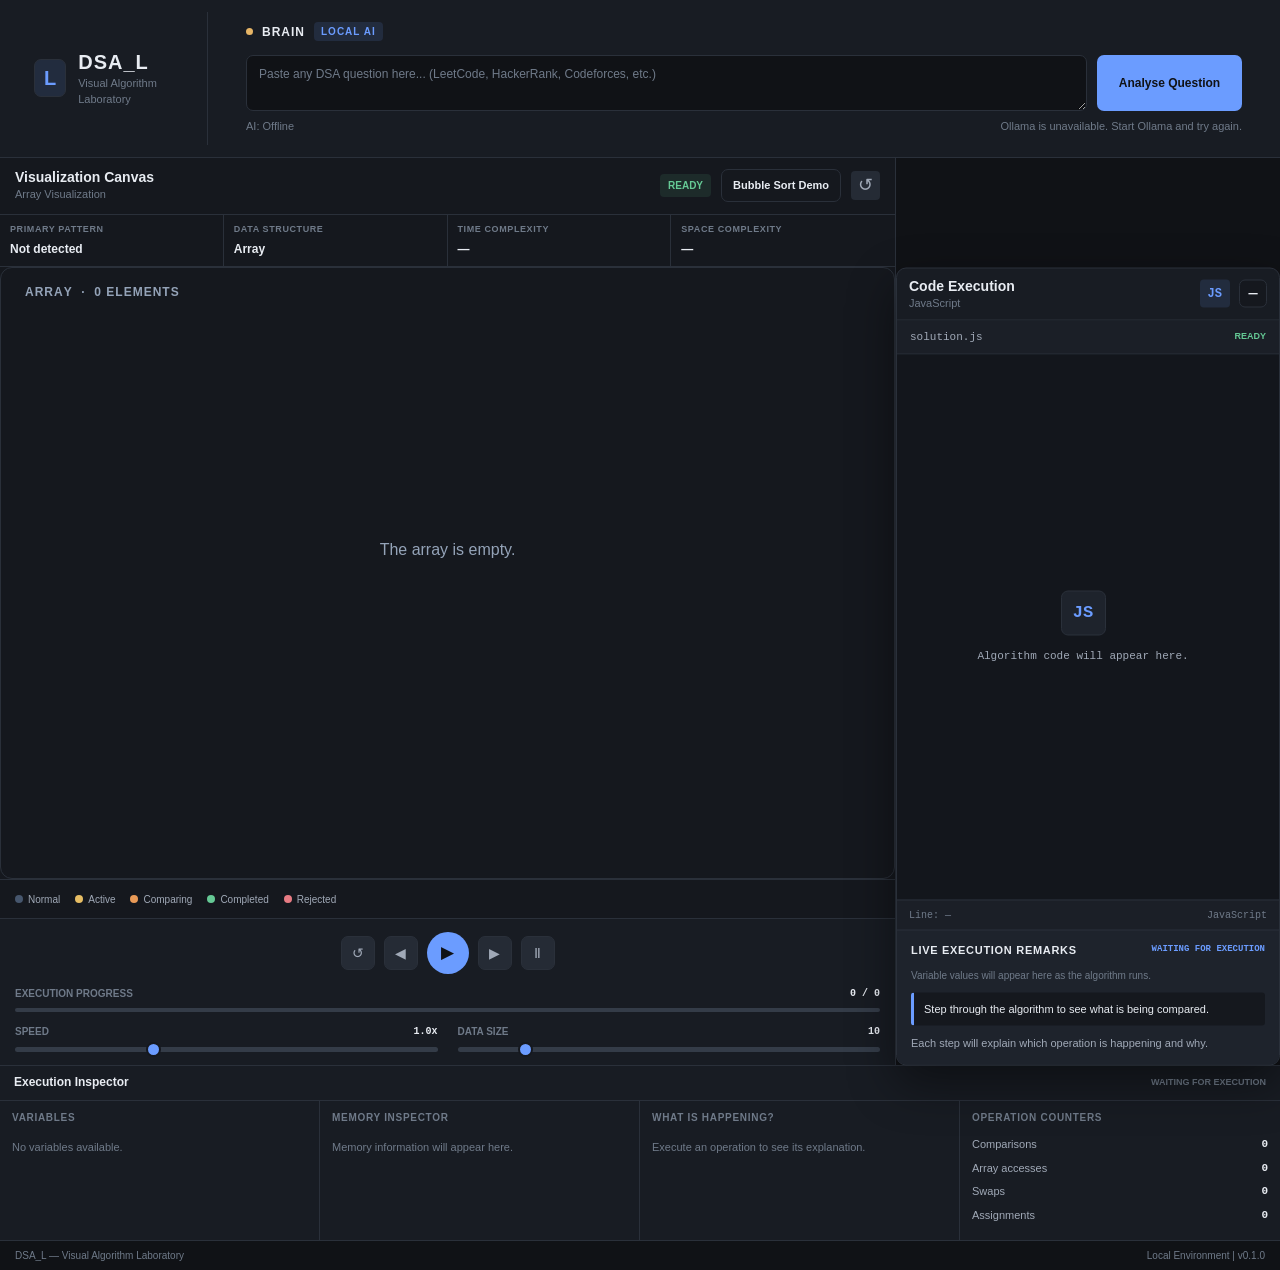
<file: index.html>
<!doctype html>
<html lang="en">
  <head>
    <meta charset="UTF-8" />
    <meta name="viewport" content="width=device-width, initial-scale=1.0" />

    <meta
      name="description"
      content="DSA_L - An interactive visual learning laboratory for data structures and algorithms."
    />

    <title>DSA_L | Visual Algorithm Laboratory</title>

    <!-- Stylesheets -->
    <link rel="stylesheet" href="css/theme.css" />
    <link rel="stylesheet" href="css/base.css" />
    <link rel="stylesheet" href="css/layout.css" />
    <link rel="stylesheet" href="css/animations.css" />
    <link rel="stylesheet" href="css/components/array-visualizer.css" />
    <link rel="stylesheet" href="css/components/ai-analysis.css" />
    <link rel="stylesheet" href="css/components/playground-ui.css" />
  </head>

  <body>
    <div class="app-container">
      <!-- =========================================
             TOP: BRAIN / QUESTION ANALYSER
        ========================================== -->

      <header class="brain-header">
        <div class="brand">
          <div class="brand-icon">L</div>

          <div class="brand-info">
            <h1>DSA_L</h1>
            <span>Visual Algorithm Laboratory</span>
          </div>
        </div>

        <div class="brain-workspace">
          <div class="brain-title">
            <span class="status-indicator"></span>
            <span>BRAIN</span>
            <span class="brain-model">LOCAL AI</span>
          </div>

          <div class="question-input-wrapper">
            <textarea
              id="questionInput"
              placeholder="Paste any DSA question here... (LeetCode, HackerRank, Codeforces, etc.)"
              rows="2"
            ></textarea>

            <button id="analyseButton" type="button">Analyse Question</button>
          </div>

          <div class="brain-status">
            <span id="aiStatus">AI: Not connected</span>
            <span id="analysisStatus">Waiting for a question</span>
          </div>
        </div>
      </header>

      <!-- =========================================
             MAIN APPLICATION WORKSPACE
        ========================================== -->

      <main class="main-workspace">
        <!-- LEFT: NAVIGATION SIDEBAR -->

        <aside class="sidebar">
          <div class="sidebar-section">
            <div class="sidebar-heading">DATA STRUCTURES</div>

            <nav id="structureNavigation">
              <button class="nav-item active" data-structure="array">
                <span class="nav-icon">▦</span>
                <span>Arrays</span>
              </button>

              <button class="nav-item" data-structure="hashmap">
                <span class="nav-icon">▤</span>
                <span>HashMaps</span>
              </button>

              <button class="nav-item" data-structure="linked-list">
                <span class="nav-icon">⇢</span>
                <span>Linked Lists</span>
              </button>

              <button class="nav-item" data-structure="stack">
                <span class="nav-icon">▤</span>
                <span>Stacks</span>
              </button>

              <button class="nav-item" data-structure="queue">
                <span class="nav-icon">⇥</span>
                <span>Queues</span>
              </button>

              <button class="nav-item" data-structure="tree">
                <span class="nav-icon">⑂</span>
                <span>Trees</span>
              </button>

              <button class="nav-item" data-structure="heap">
                <span class="nav-icon">⌑</span>
                <span>Heaps</span>
              </button>

              <button class="nav-item" data-structure="graph">
                <span class="nav-icon">◎</span>
                <span>Graphs</span>
              </button>

              <button class="nav-item" data-structure="matrix">
                <span class="nav-icon">▦</span>
                <span>Matrices</span>
              </button>

              <button class="nav-item" data-structure="trie">
                <span class="nav-icon">⑃</span>
                <span>Tries</span>
              </button>
            </nav>
          </div>

          <div class="sidebar-section">
            <div class="sidebar-heading">LEARNING</div>

            <nav>
              <button class="nav-item" data-section="patterns">
                <span class="nav-icon">◇</span>
                <span>Patterns</span>
              </button>

              <button class="nav-item" data-section="recursion">
                <span class="nav-icon">↻</span>
                <span>Recursion</span>
              </button>

              <button class="nav-item" data-section="dynamic-programming">
                <span class="nav-icon">▧</span>
                <span>Dynamic Programming</span>
              </button>

              <button class="nav-item" data-section="training">
                <span class="nav-icon">◎</span>
                <span>Pattern Training</span>
              </button>
            </nav>
          </div>

          <div class="sidebar-footer">
            <span class="version-label">DSA_L</span>
            <span class="version-number">v0.1.0</span>
          </div>
        </aside>

        <!-- CENTRE: VISUALIZATION CANVAS -->

        <section class="visualization-section">
          <div class="panel-header">
            <div>
              <h2>Visualization Canvas</h2>
              <span id="visualizationSubtitle"> Array Visualization </span>
            </div>

            <div class="canvas-actions">
              <span class="execution-status" id="executionStatus"> READY </span>

              <button
                id="runBubbleSortButton"
                class="demo-button"
                type="button"
                title="Load deterministic Bubble Sort demonstration"
              >
                Bubble Sort Demo
              </button>
              <button
                id="resetCanvasButton"
                type="button"
                title="Reset visualization"
              >
                ↺
              </button>
            </div>
          </div>

          <!-- AI ANALYSIS SUMMARY -->

          <div class="analysis-summary" id="analysisSummary">
            <div class="analysis-item">
              <span>PRIMARY PATTERN</span>
              <strong id="primaryPattern">Not detected</strong>
            </div>

            <div class="analysis-item">
              <span>DATA STRUCTURE</span>
              <strong id="detectedStructure">Array</strong>
            </div>

            <div class="analysis-item">
              <span>TIME COMPLEXITY</span>
              <strong id="timeComplexity">—</strong>
            </div>

            <div class="analysis-item">
              <span>SPACE COMPLEXITY</span>
              <strong id="spaceComplexity">—</strong>
            </div>
          </div>

          <!-- AI ANALYSIS RESULTS -->

          <section id="aiAnalysisPanel" class="ai-analysis-panel" hidden>
            <div class="ai-analysis-heading">
              <div>
                <span class="ai-analysis-eyebrow">BRAIN ANALYSIS</span>
                <h3>Problem Understanding</h3>
              </div>
              <span id="analysisConfidence" class="analysis-confidence"></span>
            </div>

            <p id="analysisRequestSummary" class="analysis-request-summary"></p>

            <div class="ai-analysis-group">
              <h4>Detected Keywords</h4>
              <div id="analysisKeywords" class="analysis-tags"></div>
            </div>

            <div class="ai-analysis-group">
              <h4>Problem Clues</h4>
              <div id="analysisClues" class="analysis-clues"></div>
            </div>

            <!-- <div class="ai-analysis-group">
    <h4>Recommended Patterns</h4>
    <div id="analysisPatterns" class="analysis-patterns"></div>
  </div>

  <div class="ai-analysis-group">
    <h4>Recommended Data Structures</h4>
    <div id="analysisStructures" class="analysis-tags"></div>
  </div> -->

            <!-- AVAILABLE APPROACHES -->

            <div class="ai-analysis-group">
              <h4>Available Approaches</h4>

              <p class="analysis-section-description">
                Select an approach to explore how the problem can be solved.
              </p>

              <div
                id="analysisPatterns"
                class="analysis-patterns"
                role="group"
                aria-label="Available algorithmic approaches"
              ></div>
            </div>

            <!-- SELECTED APPROACH DETAILS -->

            <section
              id="selectedApproachPanel"
              class="selected-approach-panel"
              hidden
            >
              <div class="selected-approach-heading">
                <div>
                  <span class="ai-analysis-eyebrow">SELECTED APPROACH</span>
                  <h4 id="selectedApproachTitle"></h4>
                </div>

                <span
                  id="selectedApproachApplicability"
                  class="approach-applicability"
                ></span>
              </div>

              <p
                id="selectedApproachReason"
                class="selected-approach-reason"
              ></p>

              <div
                id="selectedApproachConditionsWrapper"
                class="selected-approach-conditions"
                hidden
              >
                <strong>Conditions and prerequisites</strong>

                <ul id="selectedApproachConditions"></ul>
              </div>

              <div class="selected-approach-structures">
                <h4>Data Structures Used</h4>

                <p class="analysis-section-description">
                  Choose a visualization focus. This does not remove other data
                  structures required by the algorithm.
                </p>

                <div
                  id="approachDataStructures"
                  class="approach-data-structures"
                ></div>
              </div>

              <p
                id="visualizationFocusStatus"
                class="visualization-focus-status"
                aria-live="polite"
              ></p>
            </section>

            <!-- DATA STRUCTURES ACROSS ALL APPROACHES -->

            <div class="ai-analysis-group">
              <h4>Data Structures Across All Approaches</h4>

              <div id="analysisStructures" class="analysis-tags"></div>
            </div>

            <div class="ai-analysis-group">
              <h4>Why this approach?</h4>
              <p id="analysisReasoning"></p>
            </div>

            <div
              id="analysisClarification"
              class="analysis-clarification"
              hidden
            >
              <strong>We need a little clarification</strong>
              <p id="analysisClarificationQuestion"></p>
            </div>

            <div class="ai-analysis-actions">
              <button id="approveAnalysisButton" type="button" disabled>
                Play Animation
              </button>
            </div>

            <p
              id="approvalStatus"
              class="approval-status"
              aria-live="polite"
            ></p>
          </section>

          <!-- ALGORITHM DEMO ACTION -->

          <div class="algorithm-toolbar">
            <div class="algorithm-toolbar-info">
              <strong>Algorithm Laboratory</strong>
              <span>Run a deterministic demonstration</span>
            </div>


          </div>

          <!-- ACTUAL VISUALIZATION AREA -->

          <div class="visualization-canvas" id="visualizationCanvas">
            <div class="empty-state" id="emptyState">
              <div class="empty-icon">⌘</div>

              <h3>Your visual laboratory is ready.</h3>

              <p>
                Paste a DSA question into the Brain panel or select a data
                structure to begin.
              </p>

              <span class="empty-hint">
                Every algorithm. Every operation. Visually explained.
              </span>
            </div>
          </div>

          <!-- VISUALIZATION LEGEND -->

          <div class="visualization-legend">
            <span>
              <i class="legend-dot normal"></i>
              Normal
            </span>

            <span>
              <i class="legend-dot active"></i>
              Active
            </span>

            <span>
              <i class="legend-dot comparing"></i>
              Comparing
            </span>

            <span>
              <i class="legend-dot success"></i>
              Completed
            </span>

            <span>
              <i class="legend-dot rejected"></i>
              Rejected
            </span>
          </div>

          <!-- EXECUTION CONTROL CENTRE -->

          <div class="execution-controls">
            <div class="player-buttons">

              <button id="restartButton" type="button" title="Restart">
                ↺
              </button>

              <button id="previousButton" type="button" title="Previous step">
                ◀
              </button>

              <button
                id="playButton"
                type="button"
                class="play-button"
                title="Play"
              >
                ▶
              </button>

              <button id="nextButton" type="button" title="Next step">▶</button>

              <button id="pauseButton" type="button" title="Pause">Ⅱ</button>
            </div>

            <div class="progress-container">
              <div class="progress-information">
                <span>EXECUTION PROGRESS</span>
                <span id="stepCounter">0 / 0</span>
              </div>

              <div class="progress-track">
                <div class="progress-fill" id="progressFill"></div>
              </div>
            </div>

            <div class="slider-controls">
              <div class="slider-control">
                <label for="speedSlider">
                  SPEED
                  <strong id="speedValue">1.0x</strong>
                </label>

                <input
                  type="range"
                  id="speedSlider"
                  min="0.05"
                  max="3"
                  step="0.05"
                  value="1"
                />
              </div>

              <div class="slider-control">
                <label for="sizeSlider">
                  DATA SIZE
                  <strong id="sizeValue">10</strong>
                </label>

                <input
                  type="range"
                  id="sizeSlider"
                  min="3"
                  max="50"
                  step="1"
                  value="10"
                />
              </div>
            </div>
          </div>
        </section>

        <!-- RIGHT: JAVASCRIPT CODE PANEL -->

        <aside class="code-section">
          <div class="panel-header">
            <div>
              <h2>Code Execution</h2>
              <span>JavaScript</span>
            </div>

            <div class="code-header-actions">
              <div class="code-language">JS</div>

              <button
                id="toggleCodePanelButton"
                class="code-panel-toggle"
                type="button"
                aria-label="Collapse code panel"
                aria-expanded="true"
                aria-controls="codeEditor"
                title="Collapse code panel"
              >−</button>
            </div>
          </div>

          <div class="code-toolbar">
            <span id="codeFileName"> solution.js </span>

            <span id="codeExecutionStatus"> READY </span>
          </div>

          <div class="code-editor" id="codeEditor">
            <div class="code-empty-state">
              <span>JS</span>
              <p>Algorithm code will appear here.</p>
            </div>
          </div>

          <div class="code-footer">
            <span id="currentLine"> Line: — </span>
            <span> JavaScript </span>
          </div>

          <section class="live-remarks" aria-live="polite">
            <div class="live-remarks-header">
              <h3>LIVE EXECUTION REMARKS</h3>
              <span id="liveRemarkStep">WAITING FOR EXECUTION</span>
            </div>

            <div
              id="liveRemarkValues"
              class="live-remark-values"
            >
              <span class="live-remarks-placeholder">
                Variable values will appear here as the algorithm runs.
              </span>
            </div>

            <p
              id="liveRemarkComparison"
              class="live-remark-comparison"
            >
              Step through the algorithm to see what is being compared.
            </p>

            <p
              id="liveRemarkNarrative"
              class="live-remark-narrative"
            >
              Each step will explain which operation is happening and why.
            </p>
          </section>
        </aside>
      </main>

      <!-- =========================================
             BOTTOM: INSPECTOR / DEBUGGER
        ========================================== -->

      <section class="inspector-section">
        <div class="inspector-header">
          <h3>Execution Inspector</h3>

          <span id="inspectorStatus"> WAITING FOR EXECUTION </span>
        </div>

        <div class="inspector-grid">
          <!-- VARIABLES -->

          <div class="inspector-panel">
            <h4>VARIABLES</h4>

            <div id="variablesPanel">
              <span class="inspector-placeholder">
                No variables available.
              </span>
            </div>
          </div>

          <!-- MEMORY -->

          <div class="inspector-panel">
            <h4>MEMORY INSPECTOR</h4>

            <div id="memoryPanel">
              <span class="inspector-placeholder">
                Memory information will appear here.
              </span>
            </div>
          </div>

          <!-- OPERATION EXPLANATION -->

          <div class="inspector-panel">
            <h4>WHAT IS HAPPENING?</h4>

            <div id="operationPanel">
              <span class="inspector-placeholder">
                Execute an operation to see its explanation.
              </span>
            </div>
          </div>

          <!-- COMPLEXITY -->

          <div class="inspector-panel">
            <h4>OPERATION COUNTERS</h4>

            <div id="complexityPanel">
              <div class="counter-row">
                <span>Comparisons</span>
                <strong id="comparisonCount">0</strong>
              </div>

              <div class="counter-row">
                <span>Array accesses</span>
                <strong id="accessCount">0</strong>
              </div>

              <div class="counter-row">
                <span>Swaps</span>
                <strong id="swapCount">0</strong>
              </div>

              <div class="counter-row">
                <span>Assignments</span>
                <strong id="assignmentCount">0</strong>
              </div>
            </div>
          </div>
        </div>
      </section>

      <!-- APPLICATION FOOTER -->

      <footer class="app-footer">
        <span>DSA_L — Visual Algorithm Laboratory</span>

        <span>
          Local Environment |
          <span id="appVersion">v0.1.0</span>
        </span>
      </footer>
    </div>

    <!-- Application Entry Point -->

    <script src="js/vendor/konva.min.js"></script>
    <script type="module" src="js/app.js"></script>

<script>
/* DSA_L_CODE_PANEL_TOGGLE */
(() => {
  const panel = document.querySelector(".code-section");
  const toggle = document.getElementById("toggleCodePanelButton");

  if (!panel || !toggle) return;

  toggle.addEventListener("click", () => {
    const collapsed = panel.classList.toggle("is-collapsed");

    toggle.textContent = collapsed ? "+" : "−";
    toggle.setAttribute("aria-expanded", String(!collapsed));

    const label = collapsed
      ? "Expand code panel"
      : "Collapse code panel";

    toggle.setAttribute("aria-label", label);
    toggle.title = label;
  });
})();
</script>


<script>
/* DSA_L_CODE_PANEL_CANVAS_ALIGNMENT */
(() => {
    const workspace = document.querySelector(".main-workspace");
    const visualization = document.querySelector(".visualization-section");
    const canvas = document.getElementById("visualizationCanvas");
    const codePanel = document.querySelector(".code-section");

    if (!workspace || !visualization || !canvas || !codePanel) return;

    let frame = 0;

    function updateCodePanelPosition() {
        cancelAnimationFrame(frame);

        frame = requestAnimationFrame(() => {
            if (window.innerWidth <= 700) {
                workspace.style.setProperty("--code-panel-top", "0px");
                workspace.style.setProperty("--code-panel-height", "100%");
                return;
            }

            const workspaceRect = workspace.getBoundingClientRect();
            const canvasRect = canvas.getBoundingClientRect();

            const top = Math.max(0, canvasRect.top - workspaceRect.top);
            const height = Math.max(0, workspaceRect.height - top);

            workspace.style.setProperty("--code-panel-top", `${top}px`);
            workspace.style.setProperty("--code-panel-height", `${height}px`);
        });
    }

    const resizeObserver = new ResizeObserver(updateCodePanelPosition);

    resizeObserver.observe(workspace);
    resizeObserver.observe(canvas);
    resizeObserver.observe(visualization);

    const mutationObserver = new MutationObserver(() => {
        for (const child of visualization.children) {
            resizeObserver.observe(child);
            mutationObserver.observe(child, {
                attributes: true,
                attributeFilter: ["hidden", "class", "style"]
            });
        }

        updateCodePanelPosition();
    });

    mutationObserver.observe(visualization, {
        childList: true,
        subtree: true,
        characterData: true
    });

    for (const child of visualization.children) {
        resizeObserver.observe(child);
        mutationObserver.observe(child, {
            attributes: true,
            attributeFilter: ["hidden", "class", "style"]
        });
    }

    window.addEventListener("resize", updateCodePanelPosition);

    updateCodePanelPosition();
})();
</script>

</body>
</html>
</file>
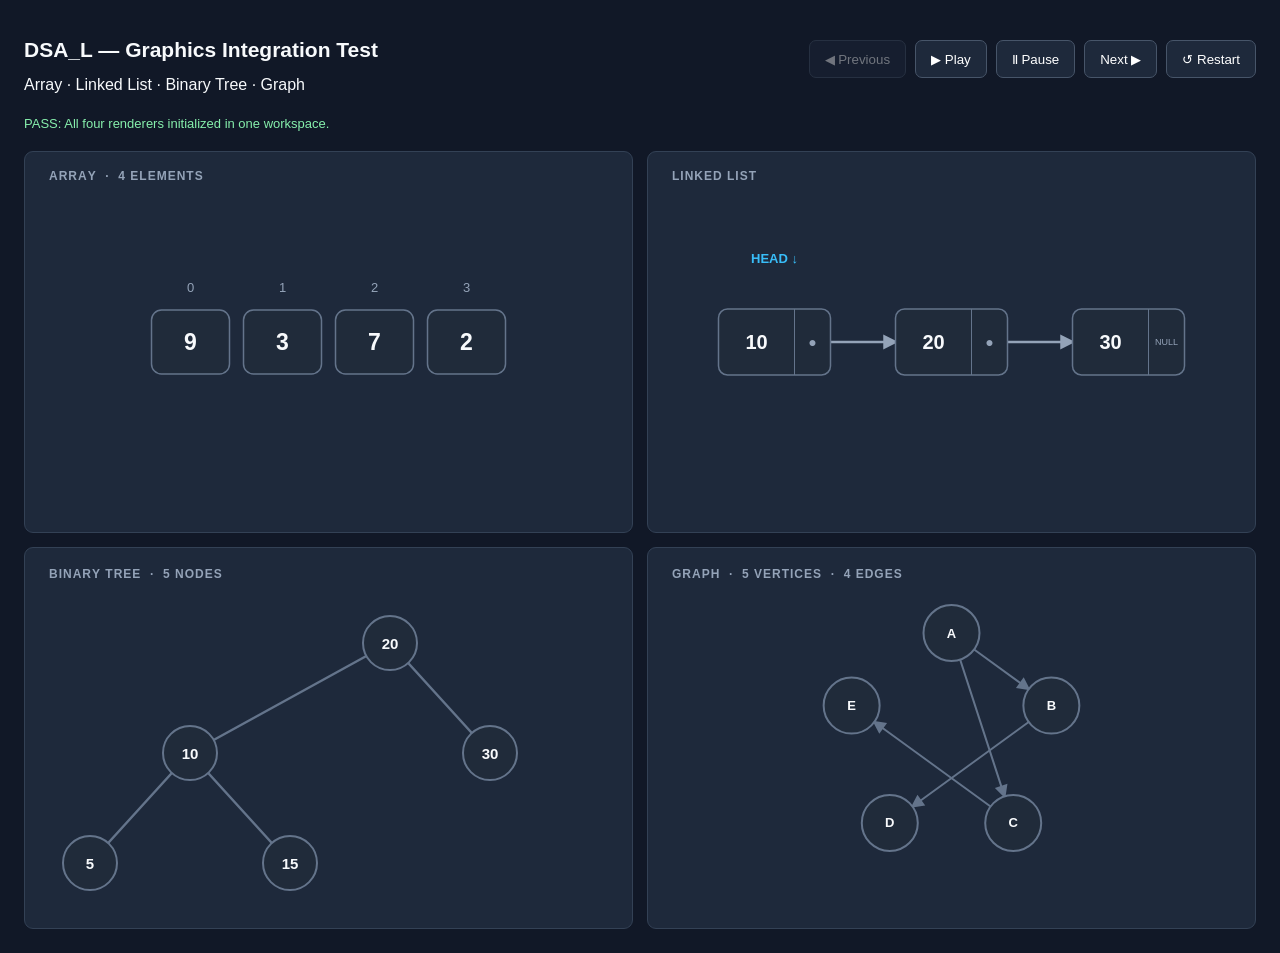
<file: tests/graphics-integration.html>
<!DOCTYPE html>
<html lang="en">
<head>
    <meta charset="UTF-8">
    <meta name="viewport" content="width=device-width, initial-scale=1.0">
    <title>DSA_L Graphics Integration Test</title>

    <style>
        * { box-sizing: border-box; }

        body {
            margin: 0;
            padding: 24px;
            background: #111827;
            color: #f8fafc;
            font-family: Arial, sans-serif;
        }

        .test-header {
            display: flex;
            justify-content: space-between;
            align-items: center;
            flex-wrap: wrap;
            gap: 16px;
            margin-bottom: 22px;
        }

        h1 { font-size: 21px; }

        .controls {
            display: flex;
            gap: 9px;
            flex-wrap: wrap;
            align-items: center;
        }

        button {
            min-height: 38px;
            padding: 8px 15px;
            border: 1px solid #475569;
            border-radius: 7px;
            background: #1e293b;
            color: white;
            cursor: pointer;
        }

        button:disabled {
            opacity: .4;
            cursor: not-allowed;
        }

        #status {
            color: #86efac;
            font-size: 13px;
            margin: 12px 0 20px;
        }

        #workspace {
            width: 100%;
        }

        .visualization-manager-grid {
            display: grid;
            grid-template-columns: repeat(2, minmax(0, 1fr));
            gap: 14px;
        }

        .visualization-manager-panel {
            min-width: 0;
            overflow: auto;
            border: 1px solid #334155;
            border-radius: 9px;
            background: #1e293b;
        }

        .visualization-manager-canvas {
            width: 100%;
            height: 380px;
            min-width: 0;
            overflow: auto;
        }

        .konvajs-content {
            margin-inline: auto;
        }

        @media (max-width: 850px) {
            .visualization-manager-grid {
                grid-template-columns: 1fr;
            }
        }
    </style>
</head>
<body>
    <header class="test-header">
        <div>
            <h1>DSA_L — Graphics Integration Test</h1>
            <div>Array · Linked List · Binary Tree · Graph</div>
        </div>

        <div class="controls">
            <button id="previous">◀ Previous</button>
            <button id="play">▶ Play</button>
            <button id="pause">Ⅱ Pause</button>
            <button id="next">Next ▶</button>
            <button id="restart">↺ Restart</button>
        </div>
    </header>

    <div id="status" aria-live="polite">Initializing graphics engine...</div>

    <main id="workspace"></main>

    <script src="../js/vendor/konva.min.js"></script>
    <script type="module" src="./graphics-integration.js"></script>
</body>
</html>
</file>
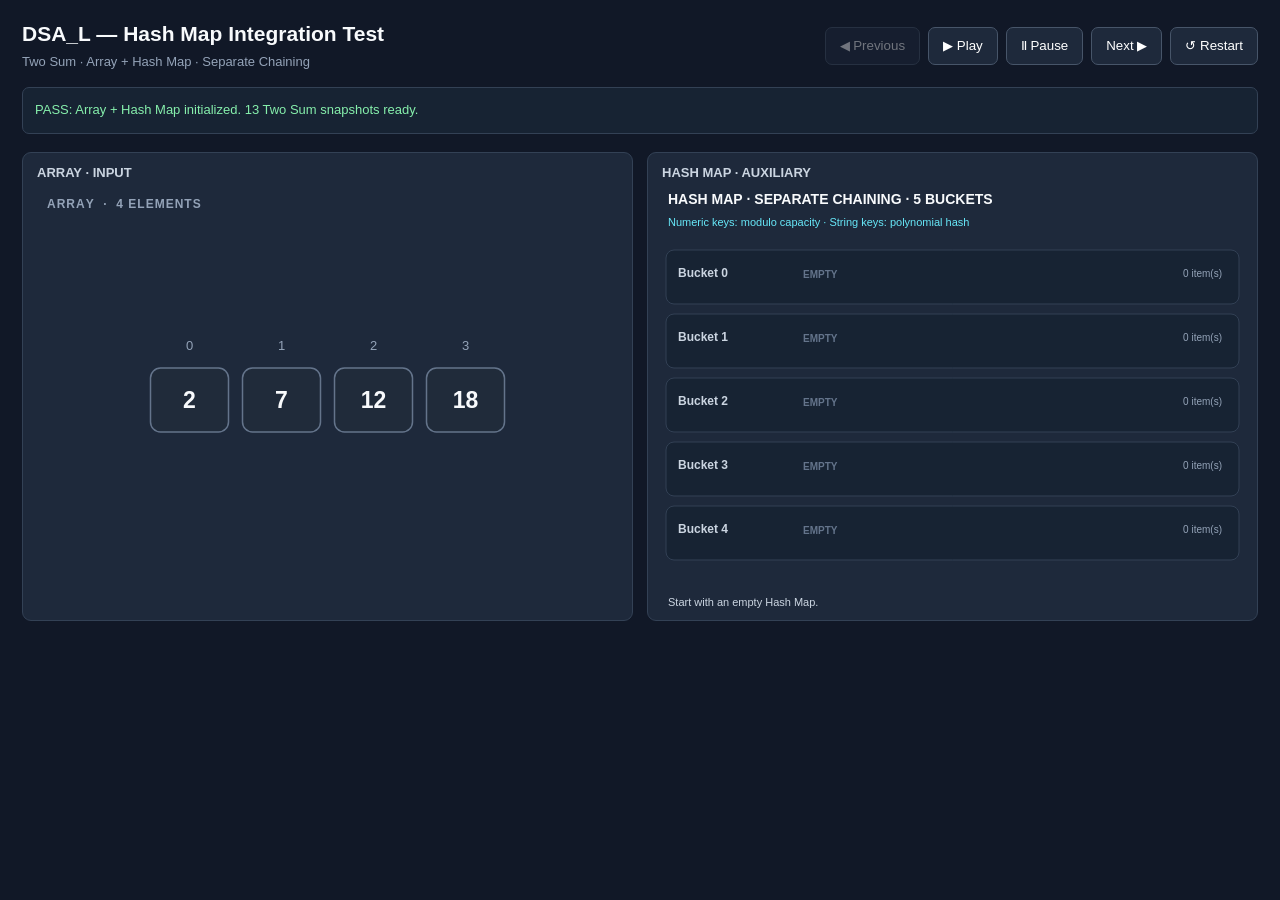
<file: tests/hash-map-integration.html>
<!DOCTYPE html>
<html lang="en">
<head>
    <meta charset="UTF-8">
    <meta name="viewport" content="width=device-width, initial-scale=1.0">

    <title>DSA_L — Array + Hash Map Integration</title>

    <style>
        * {
            box-sizing: border-box;
        }

        body {
            margin: 0;
            padding: 22px;
            background: #111827;
            color: #f8fafc;
            font-family: Arial, sans-serif;
        }

        header {
            display: flex;
            flex-wrap: wrap;
            justify-content: space-between;
            align-items: center;
            gap: 15px;
            margin-bottom: 18px;
        }

        h1 {
            font-size: 21px;
            margin: 0 0 8px;
        }

        .subtitle {
            color: #94a3b8;
            font-size: 13px;
        }

        .controls {
            display: flex;
            flex-wrap: wrap;
            gap: 8px;
        }

        button {
            min-height: 38px;
            padding: 8px 14px;
            border: 1px solid #475569;
            border-radius: 7px;
            background: #1e293b;
            color: #fff;
            cursor: pointer;
        }

        button:disabled {
            opacity: .4;
            cursor: not-allowed;
        }

        #status {
            padding: 12px;
            margin: 12px 0 18px;
            border: 1px solid #334155;
            border-radius: 7px;
            background: #172333;
            color: #86efac;
            font-size: 13px;
            line-height: 1.6;
        }

        #workspace {
            width: 100%;
        }

        .visualization-manager-grid {
            display: grid;
            grid-template-columns: repeat(2, minmax(0, 1fr));
            gap: 14px;
        }

        .visualization-manager-panel {
            min-width: 0;
            overflow: auto;
            border: 1px solid #334155;
            border-radius: 9px;
            background: #1e293b;
        }

        .visualization-manager-panel::before {
            display: block;
            padding: 12px 14px 0;
            color: #cbd5e1;
            font-size: 13px;
            font-weight: bold;
        }

        .visualization-manager-panel[data-visualization-id="array-main"]::before {
            content: "ARRAY · INPUT";
        }

        .visualization-manager-panel[data-visualization-id="hash-main"]::before {
            content: "HASH MAP · AUXILIARY";
        }

        .visualization-manager-canvas {
            width: 100%;
            height: 440px;
            min-width: 0;
            overflow: auto;
        }

        .konvajs-content {
            margin-inline: auto;
        }

        @media (max-width: 950px) {
            .visualization-manager-grid {
                grid-template-columns: 1fr;
            }
        }
    </style>
</head>

<body>
    <header>
        <div>
            <h1>DSA_L — Hash Map Integration Test</h1>
            <div class="subtitle">
                Two Sum · Array + Hash Map · Separate Chaining
            </div>
        </div>

        <div class="controls">
            <button id="previous">◀ Previous</button>
            <button id="play">▶ Play</button>
            <button id="pause">Ⅱ Pause</button>
            <button id="next">Next ▶</button>
            <button id="restart">↺ Restart</button>
        </div>
    </header>

    <div id="status" aria-live="polite">
        Initializing Array and Hash Map renderers...
    </div>

    <main id="workspace"></main>

    <script src="../js/vendor/konva.min.js"></script>
    <script type="module" src="./hash-map-integration.js"></script>
</body>
</html>
</file>
<file: css/theme.css>
/* ============================================
   DSA_L — DESIGN SYSTEM
   File: css/theme.css
============================================ */


/* ============================================
   1. COLOR SYSTEM
============================================ */

:root {

    /* Application backgrounds */

    --bg-primary: #101216;
    --bg-secondary: #15181e;
    --bg-tertiary: #1b1f27;

    /* Panel backgrounds */

    --panel-primary: #181c23;
    --panel-secondary: #1e232c;
    --panel-hover: #252b35;

    /* Borders */

    --border-primary: #2a303a;
    --border-secondary: #343c48;

    /* Text */

    --text-primary: #e8ecf2;
    --text-secondary: #a0a9b7;
    --text-muted: #6f7a89;

    /* Accent */

    --accent-primary: #6b9cff;
    --accent-hover: #86adff;
    --accent-background: rgba(107, 156, 255, 0.12);

    /* Status colors */

    --status-success: #65c995;
    --status-warning: #e6b566;
    --status-error: #e77b83;
    --status-info: #73b9e8;

    /* Visualization colors */

    --viz-normal: #46566d;
    --viz-active: #e6bd64;
    --viz-comparing: #e99a57;
    --viz-success: #65c995;
    --viz-rejected: #e77b83;
    --viz-reference: #a58bea;

    /* Code editor */

    --code-background: #13161c;
    --code-line-highlight: rgba(107, 156, 255, 0.13);
    --code-line-border: #6b9cff;

    --code-keyword: #c792ea;
    --code-function: #82aaff;
    --code-string: #c3e88d;
    --code-number: #f78c6c;
    --code-comment: #697586;
    --code-variable: #e8ecf2;
    --code-operator: #89ddff;

    /* Dimensions */

    --header-height: 120px;
    --sidebar-width: 210px;
    --code-panel-width: 36%;
    --inspector-height: 190px;

    /* Typography */

    --font-primary: 'Inter', 'Segoe UI', sans-serif;
    --font-code: 'JetBrains Mono', 'Fira Code', monospace;

    /* Font sizes */

    --font-xs: 11px;
    --font-sm: 12px;
    --font-md: 14px;
    --font-lg: 16px;
    --font-xl: 20px;
    --font-2xl: 24px;

    /* Border radius */

    --radius-sm: 4px;
    --radius-md: 7px;
    --radius-lg: 10px;

    /* Spacing */

    --space-1: 4px;
    --space-2: 8px;
    --space-3: 12px;
    --space-4: 16px;
    --space-5: 20px;
    --space-6: 24px;

    /* Animation */

    --transition-fast: 120ms ease;
    --transition-normal: 200ms ease;
    --transition-slow: 300ms ease;

}


/* ============================================
   2. LIGHT THEME VARIABLES
============================================ */

[data-theme="light"] {

    --bg-primary: #f2f4f7;
    --bg-secondary: #e9edf2;
    --bg-tertiary: #dfe4eb;

    --panel-primary: #ffffff;
    --panel-secondary: #f5f7fa;
    --panel-hover: #edf1f6;

    --border-primary: #d9dfe8;
    --border-secondary: #c7cfda;

    --text-primary: #202936;
    --text-secondary: #566273;
    --text-muted: #7b8796;

    --accent-primary: #3979dc;
    --accent-hover: #2867c7;
    --accent-background: rgba(57, 121, 220, 0.10);

    --code-background: #f5f7fa;
    --code-line-highlight: rgba(57, 121, 220, 0.10);
    --code-line-border: #3979dc;

}


/* ============================================
   3. VISUALIZATION STATE COLORS
============================================ */

:root {

    --state-idle: var(--viz-normal);
    --state-active: var(--viz-active);
    --state-comparing: var(--viz-comparing);
    --state-completed: var(--viz-success);
    --state-rejected: var(--viz-rejected);

}


/* ============================================
   4. SHADOWS
============================================ */

:root {

    --shadow-subtle:
        0 1px 3px rgba(0, 0, 0, 0.15);

    --shadow-panel:
        0 2px 8px rgba(0, 0, 0, 0.12);

}


/* ============================================
   5. GLOBAL TRANSITIONS
============================================ */

:root {

    --transition-panel:
        background-color var(--transition-normal),
        border-color var(--transition-normal);

    --transition-interaction:
        background-color var(--transition-fast),
        color var(--transition-fast),
        border-color var(--transition-fast);

}
</file>
<file: css/base.css>
/* ============================================
   DSA_L — GLOBAL BASE STYLES
   File: css/base.css
============================================ */


/* ============================================
   1. CSS RESET
============================================ */

*,
*::before,
*::after {
    box-sizing: border-box;
    margin: 0;
    padding: 0;
}


/* ============================================
   2. HTML & BODY
============================================ */

html {
    min-width: 320px;
    scroll-behavior: smooth;
}

body {
    min-height: 100vh;

    background: var(--bg-primary);
    color: var(--text-primary);

    font-family: var(--font-primary);
    font-size: var(--font-md);
    line-height: 1.5;

    overflow-x: hidden;

    -webkit-font-smoothing: antialiased;
    -moz-osx-font-smoothing: grayscale;
}


/* ============================================
   3. TYPOGRAPHY
============================================ */

h1,
h2,
h3,
h4,
h5,
h6 {
    color: var(--text-primary);
    font-weight: 600;
    line-height: 1.3;
}

p {
    color: var(--text-secondary);
}

small {
    font-size: var(--font-xs);
}

code,
pre,
kbd {
    font-family: var(--font-code);
}

button,
input,
textarea,
select {
    font: inherit;
}


/* ============================================
   4. BUTTON RESET
============================================ */

button {
    border: none;
    outline: none;

    background: transparent;
    color: inherit;

    cursor: pointer;

    -webkit-tap-highlight-color: transparent;
}

button:disabled {
    cursor: not-allowed;
    opacity: 0.45;
}


/* ============================================
   5. INPUTS & TEXTAREAS
============================================ */

input,
textarea,
select {
    color: var(--text-primary);
    background: var(--panel-secondary);

    border: 1px solid var(--border-primary);
    border-radius: var(--radius-md);

    outline: none;

    transition:
        border-color var(--transition-fast),
        background-color var(--transition-fast);
}

input:focus,
textarea:focus,
select:focus {
    border-color: var(--accent-primary);
}

textarea {
    resize: vertical;
}

input::placeholder,
textarea::placeholder {
    color: var(--text-muted);
}


/* ============================================
   6. RANGE SLIDERS
============================================ */

input[type="range"] {
    width: 100%;
    height: 5px;

    appearance: none;
    -webkit-appearance: none;

    background: var(--border-secondary);
    border: none;
    border-radius: 20px;

    cursor: pointer;
}

input[type="range"]::-webkit-slider-thumb {
    appearance: none;
    -webkit-appearance: none;

    width: 15px;
    height: 15px;

    background: var(--accent-primary);

    border: 2px solid var(--bg-secondary);
    border-radius: 50%;

    cursor: grab;
}

input[type="range"]::-moz-range-thumb {
    width: 12px;
    height: 12px;

    background: var(--accent-primary);

    border: 2px solid var(--bg-secondary);
    border-radius: 50%;

    cursor: grab;
}


/* ============================================
   7. LINKS
============================================ */

a {
    color: var(--accent-primary);
    text-decoration: none;
}

a:hover {
    color: var(--accent-hover);
}


/* ============================================
   8. SCROLLBARS
============================================ */

* {
    scrollbar-width: thin;
    scrollbar-color:
        var(--border-secondary)
        transparent;
}

::-webkit-scrollbar {
    width: 7px;
    height: 7px;
}

::-webkit-scrollbar-track {
    background: transparent;
}

::-webkit-scrollbar-thumb {
    background: var(--border-secondary);
    border-radius: 10px;
}

::-webkit-scrollbar-thumb:hover {
    background: var(--text-muted);
}


/* ============================================
   9. SELECTION
============================================ */

::selection {
    background: var(--accent-background);
    color: var(--text-primary);
}


/* ============================================
   10. FOCUS ACCESSIBILITY
============================================ */

:focus-visible {
    outline: 2px solid var(--accent-primary);
    outline-offset: 3px;
}


/* ============================================
   11. UTILITY CLASSES
============================================ */

.hidden {
    display: none !important;
}

.text-muted {
    color: var(--text-muted);
}

.text-secondary {
    color: var(--text-secondary);
}

.text-accent {
    color: var(--accent-primary);
}

.text-success {
    color: var(--status-success);
}

.text-warning {
    color: var(--status-warning);
}

.text-error {
    color: var(--status-error);
}

.mono {
    font-family: var(--font-code);
}


/* ============================================
   12. REDUCED MOTION ACCESSIBILITY
============================================ */

@media (prefers-reduced-motion: reduce) {

    *,
    *::before,
    *::after {
        scroll-behavior: auto !important;
        animation-duration: 0.01ms !important;
        animation-iteration-count: 1 !important;
        transition-duration: 0.01ms !important;
    }

}
</file>
<file: css/layout.css>
/* ============================================
   DSA_L — APPLICATION LAYOUT
   File: css/layout.css
============================================ */


/* ============================================
   1. APPLICATION CONTAINER
============================================ */

.app-container {
    width: 100%;
    min-height: 100vh;

    display: flex;
    flex-direction: column;

    background: var(--bg-primary);
}


/* ============================================
   2. TOP BRAIN HEADER
============================================ */

.brain-header {
    min-height: var(--header-height);

    display: grid;
    grid-template-columns: var(--sidebar-width) minmax(0, 1fr);

    background: var(--panel-primary);
    border-bottom: 1px solid var(--border-primary);
}


/* BRAND */

.brand {
    display: flex;
    align-items: center;
    gap: 12px;

    padding: 16px;

    border-right: 1px solid var(--border-primary);
}

.brand-icon {
    width: 38px;
    height: 38px;

    display: flex;
    align-items: center;
    justify-content: center;

    background: var(--accent-background);
    color: var(--accent-primary);

    border: 1px solid var(--border-primary);
    border-radius: var(--radius-md);

    font-size: 20px;
    font-weight: 700;
}

.brand-info h1 {
    font-size: var(--font-xl);
    letter-spacing: 1px;
}

.brand-info span {
    display: block;

    color: var(--text-muted);
    font-size: var(--font-xs);
}


/* BRAIN WORKSPACE */

.brain-workspace {
    min-width: 0;

    display: flex;
    flex-direction: column;
    justify-content: center;
    gap: 7px;

    padding: 10px 20px;
}

.brain-title {
    display: flex;
    align-items: center;
    gap: 9px;

    color: var(--text-primary);

    font-size: var(--font-sm);
    font-weight: 700;
    letter-spacing: 1px;
}

.status-indicator {
    width: 7px;
    height: 7px;

    background: var(--status-warning);
    border-radius: 50%;
}

.brain-model {
    padding: 2px 7px;

    color: var(--accent-primary);
    background: var(--accent-background);

    border-radius: var(--radius-sm);

    font-size: 10px;
}

.question-input-wrapper {
    display: flex;
    align-items: stretch;
    gap: 10px;
}

.question-input-wrapper textarea {
    flex: 1;
    min-width: 0;
    min-height: 43px;
    max-height: 100px;

    padding: 9px 12px;

    background: var(--bg-primary);

    font-size: var(--font-sm);
}

#analyseButton {
    min-width: 145px;

    padding: 0 15px;

    background: var(--accent-primary);
    color: #101216;

    border-radius: var(--radius-md);

    font-size: var(--font-sm);
    font-weight: 600;

    transition: var(--transition-interaction);
}

#analyseButton:hover {
    background: var(--accent-hover);
}

.brain-status {
    display: flex;
    justify-content: space-between;
    gap: 10px;

    color: var(--text-muted);
    font-size: var(--font-xs);
}


/* ============================================
   3. MAIN WORKSPACE GRID
============================================ */

.main-workspace {
    flex: 1;
    min-height: 600px;

    display: grid;

    grid-template-columns:
        var(--sidebar-width)
        minmax(0, 1fr)
        var(--code-panel-width);

    background: var(--bg-primary);
}


/* ============================================
   4. LEFT SIDEBAR
============================================ */

.sidebar {
    min-width: 0;

    display: flex;
    flex-direction: column;

    padding: 15px 10px;

    background: var(--panel-primary);
    border-right: 1px solid var(--border-primary);
}

.sidebar-section {
    margin-bottom: 25px;
}

.sidebar-heading {
    padding: 0 9px;
    margin-bottom: 10px;

    color: var(--text-muted);

    font-size: 10px;
    font-weight: 700;
    letter-spacing: 1px;
}

.sidebar nav {
    display: flex;
    flex-direction: column;
    gap: 3px;
}

.nav-item {
    width: 100%;
    min-height: 37px;

    display: flex;
    align-items: center;
    gap: 10px;

    padding: 8px 10px;

    color: var(--text-secondary);

    border-radius: var(--radius-md);

    text-align: left;
    font-size: var(--font-sm);

    transition: var(--transition-interaction);
}

.nav-item:hover {
    background: var(--panel-hover);
    color: var(--text-primary);
}

.nav-item.active {
    background: var(--accent-background);
    color: var(--accent-primary);
}

.nav-icon {
    width: 20px;

    display: inline-flex;
    justify-content: center;

    font-size: 16px;
}

.sidebar-footer {
    margin-top: auto;
    padding: 12px 9px 0;

    display: flex;
    justify-content: space-between;

    border-top: 1px solid var(--border-primary);

    font-size: var(--font-xs);
}

.version-label {
    color: var(--text-secondary);
}

.version-number {
    color: var(--text-muted);
}


/* ============================================
   5. VISUALIZATION SECTION
============================================ */

.visualization-section {
    min-width: 0;
    min-height: 0;

    display: flex;
    flex-direction: column;

    background: var(--bg-secondary);

    border-right: 1px solid var(--border-primary);
}


/* COMMON PANEL HEADER */

.panel-header {
    min-height: 57px;

    display: flex;
    align-items: center;
    justify-content: space-between;
    gap: 10px;

    padding: 10px 15px;

    border-bottom: 1px solid var(--border-primary);
}

.panel-header h2 {
    font-size: var(--font-md);
}

.panel-header > div:first-child > span {
    display: block;

    color: var(--text-muted);
    font-size: var(--font-xs);
}

.canvas-actions {
    display: flex;
    align-items: center;
    gap: 10px;
}

.execution-status {
    padding: 4px 8px;

    color: var(--status-success);
    background: rgba(101, 201, 149, 0.10);

    border-radius: var(--radius-sm);

    font-size: 10px;
    font-weight: 700;
}

#resetCanvasButton {
    width: 29px;
    height: 29px;

    color: var(--text-secondary);
    background: var(--panel-hover);

    border-radius: var(--radius-sm);

    font-size: 18px;
}


/* ANALYSIS SUMMARY */

.analysis-summary {
    display: grid;
    grid-template-columns: repeat(4, minmax(0, 1fr));

    border-bottom: 1px solid var(--border-primary);
}

.analysis-item {
    min-width: 0;

    display: flex;
    flex-direction: column;
    gap: 4px;

    padding: 12px 10px;

    border-right: 1px solid var(--border-primary);
}

.analysis-item:last-child {
    border-right: none;
}

.analysis-item span {
    color: var(--text-muted);

    font-size: 9px;
    font-weight: 700;
    letter-spacing: 0.6px;
}

.analysis-item strong {
    overflow-wrap: anywhere;

    color: var(--text-primary);
    font-size: var(--font-sm);
    font-weight: 600;
}


/* VISUALIZATION CANVAS */

.visualization-canvas {
    flex: 1;
    min-height: 280px;
    min-width: 0;

    position: relative;

    display: flex;
    align-items: center;
    justify-content: center;

    padding: 20px;

    overflow: auto;

    background-color: var(--bg-secondary);

    background-image:
        radial-gradient(
            var(--border-primary) 0.8px,
            transparent 0.8px
        );

    background-size: 22px 22px;
}

.empty-state {
    max-width: 330px;

    display: flex;
    flex-direction: column;
    align-items: center;

    text-align: center;
}

.empty-icon {
    width: 55px;
    height: 55px;

    display: flex;
    align-items: center;
    justify-content: center;

    margin-bottom: 15px;

    background: var(--panel-secondary);
    color: var(--accent-primary);

    border: 1px solid var(--border-primary);
    border-radius: var(--radius-lg);

    font-size: 26px;
}

.empty-state h3 {
    margin-bottom: 8px;
    font-size: var(--font-lg);
}

.empty-state p {
    font-size: var(--font-sm);
    line-height: 1.7;
}

.empty-hint {
    margin-top: 18px;

    color: var(--text-muted);
    font-size: var(--font-xs);
}


/* VISUALIZATION LEGEND */

.visualization-legend {
    min-height: 40px;

    display: flex;
    align-items: center;
    flex-wrap: wrap;
    gap: 15px;

    padding: 8px 15px;

    border-top: 1px solid var(--border-primary);
    border-bottom: 1px solid var(--border-primary);
}

.visualization-legend span {
    display: flex;
    align-items: center;
    gap: 5px;

    color: var(--text-secondary);
    font-size: 10px;
}

.legend-dot {
    width: 8px;
    height: 8px;

    display: inline-block;

    border-radius: 50%;
}

.legend-dot.normal {
    background: var(--viz-normal);
}

.legend-dot.active {
    background: var(--viz-active);
}

.legend-dot.comparing {
    background: var(--viz-comparing);
}

.legend-dot.success {
    background: var(--viz-success);
}

.legend-dot.rejected {
    background: var(--viz-rejected);
}


/* ============================================
   6. EXECUTION CONTROLS
============================================ */

.execution-controls {
    display: flex;
    flex-direction: column;
    gap: 12px;

    padding: 13px 15px;

    background: var(--panel-primary);
}


/* PLAYER BUTTONS */

.player-buttons {
    display: flex;
    align-items: center;
    justify-content: center;
    gap: 9px;
}

.player-buttons button {
    width: 34px;
    height: 34px;

    background: var(--panel-hover);
    color: var(--text-secondary);

    border: 1px solid var(--border-primary);
    border-radius: var(--radius-md);

    transition: var(--transition-interaction);
}

.player-buttons button:hover {
    color: var(--text-primary);
    border-color: var(--accent-primary);
}

.player-buttons .play-button {
    width: 42px;
    height: 42px;

    background: var(--accent-primary);
    color: #101216;

    border: none;
    border-radius: 50%;

    font-size: 17px;
}


/* PROGRESS */

.progress-container {
    display: flex;
    flex-direction: column;
    gap: 7px;
}

.progress-information {
    display: flex;
    justify-content: space-between;

    color: var(--text-muted);
    font-size: 10px;
    font-weight: 600;
}

#stepCounter {
    color: var(--text-primary);
    font-family: var(--font-code);
}

.progress-track {
    width: 100%;
    height: 4px;

    overflow: hidden;

    background: var(--border-secondary);
    border-radius: 10px;
}

.progress-fill {
    width: 0%;
    height: 100%;

    background: var(--accent-primary);
    border-radius: inherit;
}


/* SPEED AND SIZE SLIDERS */

.slider-controls {
    display: grid;
    grid-template-columns: repeat(2, minmax(0, 1fr));
    gap: 20px;
}

.slider-control {
    min-width: 0;

    display: flex;
    flex-direction: column;
    gap: 8px;
}

.slider-control label {
    display: flex;
    justify-content: space-between;
    gap: 8px;

    color: var(--text-muted);

    font-size: 10px;
    font-weight: 700;
}

.slider-control label strong {
    color: var(--text-primary);
    font-family: var(--font-code);
}


/* ============================================
   7. RIGHT JAVASCRIPT CODE PANEL
============================================ */

.code-section {
    min-width: 0;
    min-height: 0;

    display: flex;
    flex-direction: column;

    background: var(--panel-primary);
}


/* CODE TOOLBAR */

.code-toolbar {
    min-height: 37px;

    display: flex;
    align-items: center;
    justify-content: space-between;

    padding: 0 13px;

    background: var(--bg-tertiary);

    border-bottom: 1px solid var(--border-primary);
}

#codeFileName {
    color: var(--text-secondary);
    font-family: var(--font-code);
    font-size: var(--font-xs);
}

#codeExecutionStatus {
    color: var(--status-success);
    font-size: 9px;
    font-weight: 700;
}

.code-language {
    padding: 5px 8px;

    color: var(--accent-primary);
    background: var(--accent-background);

    border-radius: var(--radius-sm);

    font-family: var(--font-code);
    font-size: var(--font-sm);
    font-weight: 700;
}


/* CODE EDITOR */

.code-editor {
    flex: 1;
    min-height: 300px;
    min-width: 0;

    overflow: auto;

    background: var(--code-background);

    font-family: var(--font-code);
    font-size: 12px;
}

.code-empty-state {
    height: 100%;

    display: flex;
    flex-direction: column;
    align-items: center;
    justify-content: center;

    gap: 12px;

    color: var(--text-muted);
}

.code-empty-state > span {
    width: 45px;
    height: 45px;

    display: flex;
    align-items: center;
    justify-content: center;

    background: var(--panel-secondary);
    color: var(--accent-primary);

    border: 1px solid var(--border-primary);
    border-radius: var(--radius-md);

    font-size: 17px;
    font-weight: 700;
}

.code-empty-state p {
    font-size: var(--font-xs);
}


/* CODE FOOTER */

.code-footer {
    min-height: 34px;

    display: flex;
    justify-content: space-between;
    align-items: center;

    padding: 0 12px;

    color: var(--text-muted);
    background: var(--bg-tertiary);

    border-top: 1px solid var(--border-primary);

    font-family: var(--font-code);
    font-size: 10px;
}


/* ============================================
   8. BOTTOM EXECUTION INSPECTOR
============================================ */

.inspector-section {
    background: var(--panel-primary);

    border-top: 1px solid var(--border-primary);
}

.inspector-header {
    min-height: 43px;

    display: flex;
    align-items: center;
    justify-content: space-between;

    padding: 10px 16px;

    border-bottom: 1px solid var(--border-primary);
}

.inspector-header h3 {
    font-size: var(--font-sm);
}

.inspector-header > span {
    color: var(--text-muted);
    font-size: 9px;
    font-weight: 700;
}

.inspector-grid {
    display: grid;
    grid-template-columns: repeat(4, minmax(0, 1fr));
}

.inspector-panel {
    min-width: 0;
    min-height: 120px;

    padding: 13px 15px;

    border-right: 1px solid var(--border-primary);
}

.inspector-panel:last-child {
    border-right: none;
}

.inspector-panel h4 {
    margin-bottom: 12px;

    color: var(--text-muted);

    font-size: 10px;
    font-weight: 700;
    letter-spacing: 0.7px;
}

.inspector-placeholder {
    color: var(--text-muted);
    font-size: var(--font-xs);
}

.counter-row {
    display: flex;
    justify-content: space-between;

    margin-bottom: 7px;

    color: var(--text-secondary);
    font-size: var(--font-xs);
}

.counter-row strong {
    color: var(--text-primary);
    font-family: var(--font-code);
}


/* ============================================
   9. APPLICATION FOOTER
============================================ */

.app-footer {
    min-height: 30px;

    display: flex;
    justify-content: space-between;
    align-items: center;

    padding: 5px 15px;

    background: var(--bg-primary);

    border-top: 1px solid var(--border-primary);

    color: var(--text-muted);
    font-size: 10px;
}


/* ============================================
   10. RESPONSIVE LAYOUT
============================================ */


/* Medium desktop / smaller laptop */

@media (max-width: 1200px) {

    :root {
        --sidebar-width: 175px;
        --code-panel-width: 38%;
    }

    .analysis-item {
        padding: 10px 7px;
    }

    .analysis-item span {
        font-size: 8px;
    }

    .visualization-legend {
        gap: 9px;
    }

}


/* Tablet / narrow workspace */

@media (max-width: 900px) {

    .main-workspace {
        grid-template-columns:
            155px
            minmax(0, 1fr);
    }

    .code-section {
        grid-column: 1 / -1;

        min-height: 450px;

        border-top: 1px solid var(--border-primary);
    }

    .code-editor {
        min-height: 350px;
    }

    .inspector-grid {
        grid-template-columns: repeat(2, minmax(0, 1fr));
    }

    .inspector-panel:nth-child(2) {
        border-right: none;
    }

    .inspector-panel:nth-child(-n+2) {
        border-bottom: 1px solid var(--border-primary);
    }

}


/* Mobile */

@media (max-width: 600px) {

    .brain-header {
        grid-template-columns: 1fr;
    }

    .brand {
        min-height: 65px;

        border-right: none;
        border-bottom: 1px solid var(--border-primary);
    }

    .brain-workspace {
        padding: 12px;
    }

    .question-input-wrapper {
        flex-direction: column;
    }

    #analyseButton {
        min-height: 40px;
    }

    .main-workspace {
        grid-template-columns: 1fr;
    }

    .sidebar {
        border-right: none;
        border-bottom: 1px solid var(--border-primary);
    }

    .sidebar nav {
        display: grid;
        grid-template-columns: repeat(2, minmax(0, 1fr));
    }

    .sidebar-footer {
        display: none;
    }

    .visualization-section {
        min-height: 650px;
    }

    .analysis-summary {
        grid-template-columns: repeat(2, minmax(0, 1fr));
    }

    .analysis-item:nth-child(2) {
        border-right: none;
    }

    .analysis-item:nth-child(-n+2) {
        border-bottom: 1px solid var(--border-primary);
    }

    .slider-controls {
        grid-template-columns: 1fr;
        gap: 15px;
    }

    .inspector-grid {
        grid-template-columns: 1fr;
    }

    .inspector-panel {
        border-right: none;
        border-bottom: 1px solid var(--border-primary);
    }

    .inspector-panel:last-child {
        border-bottom: none;
    }

    .app-footer {
        gap: 8px;
        flex-wrap: wrap;
    }

}

/* ==================================================
   DSA_L_CODE_PANEL_TOGGLE
   Full-width visualization + floating code panel
================================================== */

/* The main workspace uses one full-width column. */
.main-workspace {
    position: relative;
    grid-template-columns: minmax(0, 1fr) !important;
    min-width: 0;
}

/* Keep the sidebar hidden; preserve its DOM for JS. */
.main-workspace > .sidebar {
    display: none !important;
}

/* Visualization occupies the complete workspace. */
.main-workspace > .visualization-section {
    grid-column: 1 / -1;
    width: 100%;
    min-width: 0;
    min-height: 600px;
}

/* Floating Code Execution panel. */
.main-workspace > .code-section {
    position: absolute;
    top: 12px;
    right: 12px;
    z-index: 50;

    width: clamp(320px, 36vw, 520px);
    height: 300px;
    max-height: calc(100% - 24px);

    min-width: 0;
    min-height: 0;

    display: flex;
    flex-direction: column;

    overflow: hidden;

    background: var(--panel-primary);
    border: 1px solid var(--border-primary);
    border-radius: 10px;

    box-shadow: 0 18px 48px rgba(0, 0, 0, 0.45);
}

/* Keep the panel header compact. */
.main-workspace > .code-section > .panel-header {
    flex: 0 0 52px;
    min-height: 52px;
    padding: 8px 12px;
}

/* Language label and collapse button. */
.code-header-actions {
    display: flex;
    align-items: center;
    gap: 9px;
}

.code-panel-toggle {
    width: 28px;
    height: 28px;

    display: flex;
    align-items: center;
    justify-content: center;

    border: 1px solid var(--border-primary);
    border-radius: 6px;

    background: var(--bg-secondary);
    color: var(--text-primary);

    font-size: 19px;
    cursor: pointer;
}

.code-panel-toggle:hover {
    border-color: var(--accent-primary);
}

/* Code toolbar. */
.main-workspace > .code-section > .code-toolbar {
    flex: 0 0 34px;
    min-height: 34px;
}

/* Editor takes the remaining height. */
.main-workspace > .code-section > .code-editor {
    flex: 1 1 auto;
    height: 0;
    min-height: 0 !important;
    overflow: auto;
}

/* Footer remains visible. */
.main-workspace > .code-section > .code-footer {
    flex: 0 0 30px;
    min-height: 30px;
}

/* Collapsed state: show only the panel header. */
.main-workspace > .code-section.is-collapsed {
    height: 52px !important;
    max-height: 52px;
}

.main-workspace > .code-section.is-collapsed > .code-toolbar,
.main-workspace > .code-section.is-collapsed > .code-editor,
.main-workspace > .code-section.is-collapsed > .code-footer {
    display: none !important;
}

/* Tablet and mobile adjustments. */
@media (max-width: 700px) {
    .main-workspace > .code-section {
        top: 10px;
        right: 10px;

        width: calc(100% - 20px);
        max-width: 380px;

        height: 230px;
    }

    .main-workspace > .visualization-section {
        min-height: 500px;
    }
}


/* ================================================
   DSA_L_CODE_PANEL_HEIGHT_TUNING
   Lower and enlarge the floating Code Execution panel
================================================ */

/* Desktop: lower the panel and give the editor room. */
.main-workspace > .code-section {
    top: 80px;
    height: 480px;
    max-height: calc(100% - 100px);
}

/* Give the actual code editor meaningful vertical space. */
.main-workspace > .code-section > .code-editor {
    flex: 1 1 0%;
    height: auto;
    min-height: 160px !important;
    overflow: auto;
}

/* Keep live remarks readable without letting them
   consume all available editor space. */
.main-workspace > .code-section .live-remarks {
    flex: 0 1 auto;
    max-height: 150px;
    overflow-y: auto;
}

/* Tablet adjustment. */
@media (max-width: 900px) {
    .main-workspace > .code-section {
        top: 55px;
        height: 420px;
        max-height: calc(100% - 70px);
    }
}

/* Mobile adjustment. */
@media (max-width: 700px) {
    .main-workspace > .code-section {
        top: 35px;
        right: 10px;
        height: 380px;
        max-height: calc(100% - 45px);
    }
}

/* ============================================
   DSA_L — FINAL 70:30 WORKSPACE LAYOUT
============================================ */

.main-workspace {
    display: grid !important;
    grid-template-columns: minmax(0, 7fr) minmax(300px, 3fr) !important;
    grid-template-rows: minmax(600px, 1fr);
    align-items: stretch;
    position: relative;
    min-width: 0;
    min-height: 600px;
    flex: 1 1 auto;
}

/* No visible navigation sidebar. */
.main-workspace > .sidebar {
    display: none !important;
}

/* LEFT: 70% visualization area */
.main-workspace > .visualization-section {
    grid-column: 1;
    grid-row: 1;

    position: relative;
    width: 100%;
    min-width: 0;
    min-height: 600px;
    height: auto;
}

/* RIGHT: 30% code execution area */
.main-workspace > .code-section {
    grid-column: 2;
    grid-row: 1;

    position: relative !important;
    inset: auto !important;

    width: 100% !important;
    height: auto !important;
    min-width: 0;
    min-height: 600px;
    max-height: none !important;

    display: flex;
    flex-direction: column;

    overflow: hidden;
    box-sizing: border-box;
    z-index: 1;
}

/* Code editor uses available vertical space. */
.main-workspace > .code-section > .code-editor {
    flex: 1 1 0%;
    height: auto !important;
    min-height: 0 !important;
    overflow: auto;
}

/* Keep execution remarks compact. */
.main-workspace > .code-section .live-remarks {
    flex: 0 1 auto;
    max-height: 160px;
    overflow-y: auto;
}

/* Remove floating-panel collapse behavior. */
.main-workspace > .code-section.is-collapsed {
    height: auto !important;
    max-height: none !important;
}

.main-workspace > .code-section.is-collapsed > .code-toolbar,
.main-workspace > .code-section.is-collapsed > .code-editor,
.main-workspace > .code-section.is-collapsed > .code-footer {
    display: flex !important;
}

/* Small screens: stack panels when 70:30 is impractical. */
@media (max-width: 700px) {
    .main-workspace {
        grid-template-columns: minmax(0, 1fr) !important;
        grid-template-rows: minmax(500px, auto) minmax(400px, auto);
    }

    .main-workspace > .visualization-section {
        grid-column: 1;
        grid-row: 1;
        min-height: 500px;
    }

    .main-workspace > .code-section {
        grid-column: 1;
        grid-row: 2;
        min-height: 400px;
    }
}



/* ============================================
   DSA_L_CODE_PANEL_CANVAS_ALIGNMENT
============================================ */

.main-workspace {
    position: relative;
    display: grid !important;
    grid-template-columns: minmax(0, 7fr) minmax(300px, 3fr) !important;
    grid-template-rows: minmax(600px, 1fr);
}

.main-workspace > .sidebar {
    display: none !important;
}

.main-workspace > .visualization-section {
    grid-column: 1;
    grid-row: 1;
    min-width: 0;
    width: 100%;
}

/* Code panel begins exactly at the visualization canvas. */
.main-workspace > .code-section {
    grid-column: 2;
    grid-row: 1;

    position: relative !important;
    inset: auto !important;
    transform: translateY(var(--code-panel-top, 0px));

    width: 100% !important;
    height: var(--code-panel-height, 100%) !important;
    min-width: 0;
    min-height: 0 !important;
    max-height: none !important;

    margin: 0 !important;
    align-self: start;
    box-sizing: border-box;

    display: flex;
    flex-direction: column;
    overflow: hidden;
}

/* Editor consumes the available panel height. */
.main-workspace > .code-section > .code-editor {
    flex: 1 1 0%;
    height: 0 !important;
    min-height: 0 !important;
    overflow: auto;
}

/* Keep remarks readable within the remaining space. */
.main-workspace > .code-section .live-remarks {
    flex: 0 1 auto;
    max-height: 160px;
    overflow-y: auto;
}

/* Mobile: return to a normal stacked layout. */
@media (max-width: 700px) {
    .main-workspace {
        grid-template-columns: minmax(0, 1fr) !important;
        grid-template-rows: minmax(500px, auto) minmax(400px, auto);
    }

    .main-workspace > .visualization-section {
        grid-column: 1;
        grid-row: 1;
        min-height: 500px;
    }

    .main-workspace > .code-section {
        grid-column: 1;
        grid-row: 2;
        transform: none !important;
        height: auto !important;
        min-height: 400px !important;
    }

    .main-workspace > .code-section > .code-editor {
        height: auto !important;
        min-height: 200px !important;
    }
}

/* Increase Live Execution Remarks height by 20% */
.main-workspace > .code-section .live-remarks {
    max-height: 192px !important;
}

/* LIVE EXECUTION REMARKS — SHOW ALL CONTENT */
.main-workspace > .code-section .live-remarks {
    height: auto !important;
    max-height: none !important;
    min-height: max-content !important;

    flex: 0 0 auto !important;

    overflow: visible !important;
    overflow-y: visible !important;
    overflow-x: visible !important;
}


/* DSA_L_CODE_EDITOR_INDEPENDENT_SCROLL */

/* Desktop: independently scroll the code editor. */
.main-workspace > .code-section > #codeEditor {
    flex: 1 1 0px !important;
    min-height: 0 !important;
    height: 0 !important;
    max-height: none !important;

    overflow-y: auto !important;
    overflow-x: auto !important;

    overscroll-behavior: contain;
    scrollbar-gutter: stable;
}

/* Mobile: keep the editor scrollable without expanding indefinitely. */
@media (max-width: 700px) {
    .main-workspace > .code-section > #codeEditor {
        flex: 0 1 auto !important;
        height: auto !important;
        min-height: 200px !important;
        max-height: 320px !important;

        overflow-y: auto !important;
        overflow-x: auto !important;
    }
}
</file>
<file: css/animations.css>
/* ============================================
   DSA_L — ANIMATION SYSTEM
   File: css/animations.css
============================================ */


/* ============================================
   1. GENERAL ANIMATION UTILITIES
============================================ */

.animate-fade-in {
    animation: fadeIn 250ms ease both;
}

.animate-slide-up {
    animation: slideUp 250ms ease both;
}

.animate-pulse {
    animation: softPulse 1.5s ease-in-out infinite;
}


/* ============================================
   2. KEYFRAMES
============================================ */

@keyframes fadeIn {

    from {
        opacity: 0;
    }

    to {
        opacity: 1;
    }

}


@keyframes slideUp {

    from {
        opacity: 0;
        transform: translateY(8px);
    }

    to {
        opacity: 1;
        transform: translateY(0);
    }

}


@keyframes softPulse {

    0%, 100% {
        opacity: 1;
    }

    50% {
        opacity: 0.65;
    }

}


/* ============================================
   3. ARRAY ELEMENT ANIMATIONS
============================================ */

.array-cell {

    position: relative;

    display: flex;
    flex-direction: column;
    align-items: center;
    justify-content: center;

    min-width: 48px;
    min-height: 65px;

    padding: 8px;

    background: var(--panel-secondary);

    border: 1px solid var(--border-secondary);
    border-radius: var(--radius-md);

    transition:
        background-color 180ms ease,
        border-color 180ms ease,
        transform 180ms ease;

}


.array-cell.is-active {

    background: rgba(230, 189, 100, 0.15);

    border-color: var(--viz-active);

    transform: translateY(-4px);

}


.array-cell.is-comparing {

    background: rgba(233, 154, 87, 0.15);

    border-color: var(--viz-comparing);

}


.array-cell.is-completed {

    background: rgba(101, 201, 149, 0.13);

    border-color: var(--viz-success);

}


.array-cell.is-rejected {

    background: rgba(231, 123, 131, 0.13);

    border-color: var(--viz-rejected);

}


.array-cell.is-swapping {

    animation: arraySwap 220ms ease;

}


@keyframes arraySwap {

    0% {
        transform: translateY(0);
    }

    50% {
        transform: translateY(-9px);
    }

    100% {
        transform: translateY(0);
    }

}


/* ARRAY INDEX */

.array-index {

    color: var(--text-muted);

    font-family: var(--font-code);
    font-size: 10px;

}


/* ARRAY VALUE */

.array-value {

    color: var(--text-primary);

    font-family: var(--font-code);
    font-size: 16px;
    font-weight: 600;

}


/* ARRAY MEMORY ADDRESS */

.array-address {

    margin-top: 5px;

    color: var(--text-muted);

    font-family: var(--font-code);
    font-size: 9px;

}


/* ============================================
   4. POINTER ANIMATIONS
============================================ */

.pointer-marker {

    position: relative;

    display: inline-flex;
    align-items: center;
    justify-content: center;

    padding: 4px 8px;

    color: var(--viz-active);

    font-family: var(--font-code);
    font-size: 11px;
    font-weight: 700;

    transition:
        left 200ms ease,
        top 200ms ease,
        transform 200ms ease;

}


.pointer-marker.is-moving {

    animation: pointerMove 200ms ease;

}


@keyframes pointerMove {

    0% {
        transform: translateY(4px);
    }

    50% {
        transform: translateY(-4px);
    }

    100% {
        transform: translateY(0);
    }

}


/* ============================================
   5. HASHMAP ANIMATIONS
============================================ */

.hash-bucket {

    padding: 12px;

    background: var(--panel-secondary);

    border: 1px solid var(--border-primary);
    border-radius: var(--radius-md);

    transition:
        background-color 180ms ease,
        border-color 180ms ease;

}


.hash-bucket.is-active {

    background: var(--accent-background);

    border-color: var(--accent-primary);

}


.hash-entry {

    padding: 7px 10px;

    background: var(--panel-hover);

    border-radius: var(--radius-sm);

    animation: fadeIn 180ms ease;

}


.hash-entry.is-collision {

    border: 1px solid var(--viz-comparing);

}


.hash-entry.is-inserting {

    animation: entryInsert 220ms ease;

}


@keyframes entryInsert {

    from {
        opacity: 0;
        transform: translateY(-7px);
    }

    to {
        opacity: 1;
        transform: translateY(0);
    }

}


/* ============================================
   6. STACK AND QUEUE ANIMATIONS
============================================ */

.stack-item,
.queue-item {

    padding: 10px 15px;

    background: var(--panel-secondary);

    border: 1px solid var(--border-secondary);
    border-radius: var(--radius-sm);

    font-family: var(--font-code);

    transition:
        background-color 180ms ease,
        border-color 180ms ease;

}


.stack-item.is-entering {

    animation: stackPush 220ms ease;

}


.stack-item.is-leaving {

    animation: stackPop 180ms ease forwards;

}


@keyframes stackPush {

    from {
        opacity: 0;
        transform: translateY(-12px);
    }

    to {
        opacity: 1;
        transform: translateY(0);
    }

}


@keyframes stackPop {

    to {
        opacity: 0;
        transform: translateY(-12px);
    }

}


.queue-item.is-entering {

    animation: queueEnter 220ms ease;

}


.queue-item.is-leaving {

    animation: queueLeave 180ms ease forwards;

}


@keyframes queueEnter {

    from {
        opacity: 0;
        transform: translateX(15px);
    }

    to {
        opacity: 1;
        transform: translateX(0);
    }

}


@keyframes queueLeave {

    to {
        opacity: 0;
        transform: translateX(-15px);
    }

}


/* ============================================
   7. LINKED LIST NODE ANIMATIONS
============================================ */

.list-node {

    display: inline-flex;
    align-items: center;
    justify-content: center;

    min-width: 65px;
    min-height: 48px;

    padding: 8px;

    background: var(--panel-secondary);

    border: 1px solid var(--border-secondary);
    border-radius: var(--radius-md);

    transition:
        background-color 180ms ease,
        border-color 180ms ease,
        transform 180ms ease;

}


.list-node.is-active {

    background: var(--accent-background);

    border-color: var(--accent-primary);

    transform: translateY(-3px);

}


.list-node.is-inserting {

    animation: nodeInsert 250ms ease;

}


@keyframes nodeInsert {

    from {
        opacity: 0;
        transform: scale(0.85);
    }

    to {
        opacity: 1;
        transform: scale(1);
    }

}


/* ============================================
   8. TREE NODE ANIMATIONS
============================================ */

.tree-node {

    display: flex;
    align-items: center;
    justify-content: center;

    width: 42px;
    height: 42px;

    background: var(--panel-secondary);

    border: 1px solid var(--border-secondary);
    border-radius: 50%;

    font-family: var(--font-code);

    transition:
        background-color 180ms ease,
        border-color 180ms ease,
        transform 180ms ease;

}


.tree-node.is-active {

    background: rgba(230, 189, 100, 0.15);

    border-color: var(--viz-active);

    transform: scale(1.1);

}


.tree-node.is-visited {

    background: rgba(101, 201, 149, 0.13);

    border-color: var(--viz-success);

}


/* ============================================
   9. GRAPH ANIMATIONS
============================================ */

.graph-node {

    transition:
        fill 180ms ease,
        stroke 180ms ease,
        transform 180ms ease;

}


.graph-node.is-active {

    stroke: var(--viz-active);
    stroke-width: 3;

}


.graph-node.is-visited {

    stroke: var(--viz-success);
    stroke-width: 2.5;

}


.graph-edge {

    transition:
        stroke 180ms ease,
        stroke-width 180ms ease;

}


.graph-edge.is-active {

    stroke: var(--viz-active);
    stroke-width: 3;

}


.graph-edge.is-visited {

    stroke: var(--viz-success);
    stroke-width: 2.5;

}


/* ============================================
   10. MATRIX CELL ANIMATIONS
============================================ */

.matrix-cell {

    transition:
        background-color 150ms ease,
        border-color 150ms ease;

}


.matrix-cell.is-active {

    background: rgba(230, 189, 100, 0.18);

    border-color: var(--viz-active);

}


.matrix-cell.is-visited {

    background: rgba(101, 201, 149, 0.13);

    border-color: var(--viz-success);

}


/* ============================================
   11. CODE EXECUTION ANIMATIONS
============================================ */

.code-line {

    min-height: 23px;

    display: flex;
    align-items: flex-start;

    transition:
        background-color 120ms ease;

}


.code-line.is-current {

    background: var(--code-line-highlight);

    border-left: 3px solid var(--code-line-border);

}


.code-line.is-executed {

    color: var(--text-muted);

}


.code-line.is-breakpoint {

    background: rgba(231, 123, 131, 0.10);

}


.code-line-number {

    width: 42px;
    flex-shrink: 0;

    padding-right: 12px;

    color: var(--text-muted);

    text-align: right;

    user-select: none;

}


.code-line-content {

    min-width: 0;

    padding-right: 12px;

    white-space: pre;

}


/* ============================================
   12. MEMORY INSPECTOR ANIMATIONS
============================================ */

.memory-item {

    padding: 7px 10px;

    background: var(--panel-secondary);

    border: 1px solid var(--border-primary);
    border-radius: var(--radius-sm);

    animation: fadeIn 180ms ease;

}


.memory-item.is-allocated {

    border-color: var(--viz-success);

}


.memory-item.is-updated {

    animation: memoryUpdate 250ms ease;

}


@keyframes memoryUpdate {

    0%, 100% {
        background: var(--panel-secondary);
    }

    50% {
        background: rgba(107, 156, 255, 0.18);
    }

}


/* ============================================
   13. REDUCED MOTION
============================================ */

@media (prefers-reduced-motion: reduce) {

    *,
    *::before,
    *::after {

        animation-duration: 0.01ms !important;

        animation-iteration-count: 1 !important;

        transition-duration: 0.01ms !important;

    }

}

/* ============================================
   LIVE CODE EXECUTION HIGHLIGHTING
============================================ */

.code-line {
    display: flex;
    align-items: stretch;
    min-height: 23px;
    padding-right: 10px;
    border-left: 3px solid transparent;
    white-space: pre;
    transition:
        background-color 150ms ease,
        border-color 150ms ease;
}

.code-line--current {
    background: var(--code-line-highlight);
    border-left-color: var(--code-line-border);
}

.code-line--current .code-line-number {
    color: var(--accent-primary);
    font-weight: 800;
}

.code-line--current .code-line-content {
    color: var(--text-primary);
    font-weight: 600;
}

.code-line--executed .code-line-number {
    opacity: 0.72;
}

.code-line-content {
    white-space: pre;
    flex: 1;
}

/* ============================================
   LIVE EXECUTION REMARKS
============================================ */

.live-remarks {
    flex: 0 0 auto;
    max-height: 28vh;
    min-height: 145px;
    overflow-y: auto;
    padding: 12px 14px;
    background: var(--panel-secondary);
    border-top: 1px solid var(--border-primary);
}

.live-remarks-header {
    display: flex;
    justify-content: space-between;
    align-items: center;
    gap: 8px;
    margin-bottom: 11px;
}

.live-remarks-header h3 {
    color: var(--text-primary);
    font-size: 11px;
    font-weight: 800;
    letter-spacing: 0.7px;
}

.live-remarks-header > span {
    color: var(--accent-primary);
    font-family: var(--font-code);
    font-size: 9px;
    font-weight: 700;
    text-align: right;
}

.live-remark-values {
    display: grid;
    grid-template-columns: repeat(auto-fit, minmax(90px, 1fr));
    gap: 7px;
    margin-bottom: 10px;
}

.live-remark-value {
    min-width: 0;
    padding: 7px 9px;
    border: 1px solid var(--border-primary);
    border-radius: 6px;
    background: var(--bg-secondary);
}

.live-remark-value--derived {
    border-color: var(--code-line-border);
    background: var(--code-line-highlight);
}

.live-remark-value-label {
    display: block;
    margin-bottom: 4px;
    color: var(--text-muted);
    font-family: var(--font-code);
    font-size: 9px;
}

.live-remark-value-content {
    display: block;
    overflow-wrap: anywhere;
    color: var(--text-primary);
    font-family: var(--font-code);
    font-size: 12px;
}

.live-remark-comparison {
    margin: 8px 0;
    padding: 8px 10px;
    border-left: 3px solid var(--accent-primary);
    border-radius: 3px;
    background: var(--bg-secondary);
    color: var(--text-primary);
    font-size: 11px;
    line-height: 1.55;
}

.live-remark-narrative {
    color: var(--text-secondary);
    font-size: 11px;
    line-height: 1.65;
    overflow-wrap: anywhere;
}

.live-remarks-placeholder {
    color: var(--text-muted);
    font-size: 10px;
    line-height: 1.5;
}

@media (max-width: 900px) {
    .live-remarks {
        max-height: 260px;
    }
}
</file>
<file: css/components/array-visualizer.css>
/* =========================================
   ARRAY VISUALIZER
========================================= */

.array-visualizer {
    width: 100%;
    min-height: 220px;
    padding: 28px 16px;

    display: flex;
    flex-direction: column;
    align-items: center;
    justify-content: center;

    gap: 14px;

    overflow-x: auto;
}

.array-visualizer-title {
    width: 100%;
    margin-bottom: 12px;

    color: var(--text-secondary);

    font-size: 0.75rem;
    font-weight: 700;

    letter-spacing: 0.15em;
    text-align: center;
}

.array-index-row,
.array-element-row,
.array-status-row {
    display: flex;
    justify-content: center;
    align-items: center;

    gap: 10px;
}

.array-index,
.array-cell,
.array-element-status {
    width: 54px;
    min-width: 54px;

    display: flex;
    justify-content: center;
    align-items: center;
}

.array-index {
    color: var(--text-muted);

    font-size: 0.75rem;
    font-weight: 600;
}

.array-cell {
    height: 58px;

    border: 1px solid var(--border-primary);
    border-radius: 10px;

    background: var(--panel-secondary);

    color: var(--text-primary);

    font-size: 1.1rem;
    font-weight: 700;

    transition:
        background-color 180ms ease,
        border-color 180ms ease,
        transform 180ms ease,
        box-shadow 180ms ease;
}

.array-element-status {
    min-height: 20px;

    color: var(--text-muted);

    font-size: 0.65rem;
    font-weight: 600;

    text-align: center;
}

.array-empty-message {
    color: var(--text-muted);
    font-size: 0.9rem;
}

/* Comparison state */

.array-cell--comparing {
    border-color: var(--status-warning);
    background: var(--status-warning-background);

    transform: translateY(-5px);
}

/* Swap state */

.array-cell--swapping {
    border-color: var(--status-error);
    background: var(--status-error-background);

    transform: translateY(-8px);
}

/* Active state */

.array-cell--active {
    border-color: var(--accent-primary);
    background: var(--accent-background);

    box-shadow: 0 0 0 2px var(--accent-background);
}

/* Sorted state */

.array-cell--sorted {
    border-color: var(--status-success);
    background: var(--status-success-background);

    color: var(--status-success);
}

/* Responsive behavior */

@media (max-width: 700px) {

    .array-visualizer {
        align-items: flex-start;
    }

    .array-index-row,
    .array-element-row,
    .array-status-row {
        justify-content: flex-start;
    }

}
</file>
<file: css/components/ai-analysis.css>
/* ============================================
   AI ANALYSIS PANEL
============================================ */

.ai-analysis-panel {
    padding: 18px;
    border-bottom: 1px solid var(--border-primary);
    background: var(--panel-secondary);
}

.ai-analysis-panel[hidden] {
    display: none;
}

.ai-analysis-heading {
    display: flex;
    justify-content: space-between;
    align-items: center;
    gap: 12px;
    margin-bottom: 12px;
}

.ai-analysis-eyebrow {
    color: var(--accent-primary);
    font-size: 9px;
    font-weight: 700;
    letter-spacing: 1px;
}

.ai-analysis-heading h3 {
    margin-top: 4px;
    color: var(--text-primary);
    font-size: 16px;
}

.analysis-confidence {
    color: var(--status-success);
    font-size: 12px;
    font-weight: 600;
}

.analysis-request-summary,
.ai-analysis-group p {
    color: var(--text-secondary);
    font-size: 12px;
    line-height: 1.6;
}

.ai-analysis-group {
    margin-top: 16px;
}

.ai-analysis-group h4 {
    margin-bottom: 8px;
    color: var(--text-primary);
    font-size: 11px;
    font-weight: 700;
}

.analysis-tags,
.analysis-patterns {
    display: flex;
    flex-wrap: wrap;
    gap: 7px;
}

.analysis-tag {
    padding: 5px 9px;
    border: 1px solid var(--border-primary);
    border-radius: var(--radius-sm);
    background: var(--panel-primary);
    color: var(--text-secondary);
    font-size: 11px;
}

.analysis-pattern-card,
.analysis-clue-card {
    padding: 10px;
    margin-bottom: 8px;
    border: 1px solid var(--border-primary);
    border-radius: var(--radius-md);
    background: var(--panel-primary);
}

.analysis-pattern-card strong,
.analysis-clue-card strong {
    display: block;
    margin-bottom: 5px;
    color: var(--text-primary);
    font-size: 12px;
}

.analysis-pattern-card p,
.analysis-clue-card p {
    color: var(--text-secondary);
    font-size: 11px;
    line-height: 1.5;
}

.analysis-clarification {
    margin-top: 16px;
    padding: 12px;
    border: 1px solid var(--status-warning);
    border-radius: var(--radius-md);
}

.analysis-clarification strong {
    color: var(--status-warning);
    font-size: 12px;
}

.analysis-clarification p {
    margin-top: 6px;
    color: var(--text-secondary);
    font-size: 12px;
}

.ai-analysis-actions {
    margin-top: 18px;
}

#approveAnalysisButton {
    min-height: 38px;
    padding: 0 16px;
    border: none;
    border-radius: var(--radius-md);
    background: var(--accent-primary);
    color: white;
    font-weight: 600;
    cursor: pointer;
}

#approveAnalysisButton:disabled {
    opacity: 0.5;
    cursor: not-allowed;
}

.approval-status {
    margin-top: 9px;
    color: var(--text-secondary);
    font-size: 11px;
}

@media (max-width: 600px) {
    .ai-analysis-panel {
        padding: 12px;
    }
}

/* ============================================
   APPROACH SELECTION
============================================ */

.analysis-section-description {
    margin-bottom: 10px;
    color: var(--text-muted);
    font-size: 11px;
    line-height: 1.5;
}

.analysis-patterns {
    display: grid;
    grid-template-columns: repeat(2, minmax(0, 1fr));
    gap: 10px;
}

.approach-option {
    position: relative;
    display: flex;
    flex-direction: column;
    align-items: flex-start;
    gap: 8px;
    min-width: 0;
    padding: 14px;
    border: 1px solid var(--border-primary);
    border-radius: var(--radius-md);
    background: var(--panel-primary);
    color: var(--text-primary);
    text-align: left;
    cursor: pointer;
    transition:
        border-color 180ms ease,
        background 180ms ease,
        transform 180ms ease;
}

.approach-option:hover {
    border-color: var(--accent-primary);
    transform: translateY(-2px);
}

.approach-option.is-selected {
    border-color: var(--accent-primary);
    background: var(--accent-background);
    box-shadow: 0 0 0 1px var(--accent-primary);
}

.approach-option strong {
    font-size: 13px;
}

.approach-option p {
    color: var(--text-secondary);
    font-size: 11px;
    line-height: 1.5;
}

.approach-option-badge {
    padding: 3px 7px;
    border-radius: 20px;
    background: var(--panel-hover);
    color: var(--text-secondary);
    font-size: 9px;
    font-weight: 700;
    text-transform: uppercase;
    letter-spacing: 0.4px;
}

.approach-option.is-selected .approach-option-badge {
    background: var(--accent-primary);
    color: white;
}

/* Selected approach details */

.selected-approach-panel {
    margin-top: 18px;
    padding: 16px;
    border: 1px solid var(--accent-primary);
    border-radius: var(--radius-md);
    background: var(--panel-primary);
}

.selected-approach-panel[hidden] {
    display: none;
}

.selected-approach-heading {
    display: flex;
    justify-content: space-between;
    align-items: center;
    gap: 12px;
    margin-bottom: 12px;
}

.selected-approach-heading h4 {
    margin-top: 5px;
    color: var(--text-primary);
    font-size: 15px;
}

.approach-applicability {
    padding: 5px 8px;
    border-radius: 20px;
    background: var(--accent-background);
    color: var(--accent-primary);
    font-size: 10px;
    font-weight: 600;
}

.selected-approach-reason {
    color: var(--text-secondary);
    font-size: 12px;
    line-height: 1.6;
}

.selected-approach-conditions {
    margin-top: 14px;
    padding: 12px;
    border: 1px solid var(--status-warning);
    border-radius: var(--radius-md);
    background: var(--panel-secondary);
}

.selected-approach-conditions strong {
    color: var(--status-warning);
    font-size: 11px;
}

.selected-approach-conditions ul {
    margin: 8px 0 0 18px;
    color: var(--text-secondary);
    font-size: 11px;
    line-height: 1.7;
}

.selected-approach-structures {
    margin-top: 18px;
}

.selected-approach-structures h4 {
    margin-bottom: 8px;
    color: var(--text-primary);
    font-size: 12px;
}

/* Data structure visualization choices */

.approach-data-structures {
    display: flex;
    flex-wrap: wrap;
    gap: 8px;
}

.approach-structure-option {
    padding: 8px 11px;
    border: 1px solid var(--border-primary);
    border-radius: var(--radius-sm);
    background: var(--panel-secondary);
    color: var(--text-secondary);
    font-size: 11px;
    cursor: pointer;
    transition:
        border-color 180ms ease,
        background 180ms ease,
        color 180ms ease;
}

.approach-structure-option:hover {
    border-color: var(--accent-primary);
    color: var(--text-primary);
}

.approach-structure-option.is-selected {
    border-color: var(--accent-primary);
    background: var(--accent-background);
    color: var(--accent-primary);
    font-weight: 700;
}

.approach-structure-option.combined-option {
    border-style: dashed;
    border-color: var(--accent-primary);
}

.visualization-focus-status {
    min-height: 18px;
    margin-top: 12px;
    color: var(--status-success);
    font-size: 11px;
}

/* Keyboard accessibility */

.approach-option:focus-visible,
.approach-structure-option:focus-visible {
    outline: 2px solid var(--accent-primary);
    outline-offset: 3px;
}

/* Responsive layout */

@media (max-width: 600px) {
    .analysis-patterns {
        grid-template-columns: 1fr;
    }

    .selected-approach-heading {
        align-items: flex-start;
        flex-direction: column;
    }
}
</file>
<file: css/components/playground-ui.css>
/* ============================================
   DSA_L — SIMPLIFIED PLAYGROUND INTERFACE
============================================ */

/* Header */

.brain-header {
    grid-template-columns: 190px minmax(0, 1fr);
    gap: 18px;
    padding: 12px 18px;
}

.brain-workspace {
    min-width: 0;
}

.brain-title {
    margin-bottom: 7px;
}

.question-input-wrapper {
    gap: 10px;
}

.question-input-wrapper textarea {
    min-height: 48px;
    max-height: 110px;
}

/* Remove the navigation sidebar visually.
   Keep its DOM elements for existing JS compatibility. */

.sidebar {
    display: none !important;
}

/* Two-panel workspace: visualization + code */

.main-workspace {
    grid-template-columns: minmax(0, 1fr) minmax(320px, 36%);
    min-height: 480px;
    flex: 1;
}

/* Visualization area */

.visualization-section {
    min-width: 0;
    min-height: 0;
}

.visualization-canvas {
    min-height: 320px;
}

/* Keep the summary compact */

.analysis-summary {
    grid-template-columns: repeat(4, minmax(0, 1fr));
}

.analysis-item {
    padding: 8px 10px;
}

/* Compact AI results */

.ai-analysis-panel {
    padding: 10px 14px;
    max-height: 230px;
    overflow-y: auto;
}

.ai-analysis-heading,
.analysis-request-summary {
    display: none;
}

/* Hide secondary analysis information.
   Preserve elements because app.js still references them. */

.ai-analysis-group:has(#analysisKeywords),
.ai-analysis-group:has(#analysisClues),
.ai-analysis-group:has(#analysisStructures),
.ai-analysis-group:has(#analysisReasoning) {
    display: none;
}

/* Display solution choices prominently */

.ai-analysis-group {
    margin-top: 5px;
}

.ai-analysis-group h4 {
    margin-bottom: 8px;
    font-size: 12px;
}

.analysis-section-description {
    margin-bottom: 7px;
}

.analysis-patterns {
    display: grid;
    grid-template-columns: repeat(3, minmax(0, 1fr));
    gap: 8px;
}

.approach-option {
    padding: 10px;
    gap: 6px;
}

.approach-option strong {
    font-size: 12px;
}

/* Simplify the selected approach information */

.selected-approach-panel {
    margin-top: 8px;
    padding: 10px;
}

.selected-approach-structures {
    display: none;
}

.selected-approach-conditions {
    margin-top: 8px;
    padding: 8px;
}

.ai-analysis-actions {
    margin-top: 8px;
}

.approval-status {
    margin-top: 5px;
}

/* Right-side JavaScript panel */

.code-section {
    min-width: 0;
    min-height: 0;
}

.code-editor {
    flex: 1;
    min-height: 320px;
    overflow: auto;
}

/* Compact execution inspector */

.inspector-header {
    min-height: 35px;
    padding: 6px 14px;
}

.inspector-panel {
    min-height: 85px;
    padding: 10px 12px;
}

/* Responsive layout */

@media (max-width: 900px) {
    .brain-header {
        grid-template-columns: 1fr;
    }

    .main-workspace {
        grid-template-columns: minmax(0, 1fr);
    }

    .code-section {
        min-height: 350px;
    }

    .analysis-patterns {
        grid-template-columns: repeat(2, minmax(0, 1fr));
    }
}

@media (max-width: 550px) {
    .analysis-patterns {
        grid-template-columns: 1fr;
    }

    .analysis-summary {
        grid-template-columns: repeat(2, minmax(0, 1fr));
    }
}

/* Remove unused demo toolbar */
.algorithm-toolbar {
    display: none !important;
}

/* Konva visualization canvas */
.visualization-canvas {
    display: block;
    overflow: auto;
    padding: 0;
    min-width: 0;
}

.visualization-canvas .konvajs-content {
    margin-inline: auto;
}





/* Demonstration action in visualization header */
.canvas-actions .demo-button {
    padding: 7px 11px;
    border: 1px solid var(--border-primary);
    border-radius: 7px;
    background: var(--bg-secondary);
    color: var(--text-primary);
    font-size: 11px;
    font-weight: 700;
    white-space: nowrap;
    cursor: pointer;
}

.canvas-actions .demo-button:hover {
    border-color: #38bdf8;
}

/* Dynamic multi-structure visualization workspace */
.visualization-manager-grid {
    display: grid;
    grid-template-columns: repeat(2, minmax(0, 1fr));
    align-content: start;
    gap: 12px;
    width: 100%;
    min-width: 0;
}

.visualization-manager-grid[data-count="1"] {
    grid-template-columns: minmax(0, 1fr);
}

.visualization-manager-panel {
    min-width: 0;
    min-height: 340px;
    overflow: hidden;
    border: 1px solid var(--border-primary);
    border-radius: 9px;
    background: var(--bg-secondary);
}

.visualization-manager-canvas {
    width: 100%;
    min-width: 0;
    min-height: 340px;
    height: 380px;
    overflow: auto;
}

.visualization-manager-canvas .konvajs-content {
    margin-inline: auto;
}

@media (max-width: 760px) {
    .visualization-manager-grid {
        grid-template-columns: minmax(0, 1fr);
    }
}


/* ============================================
   UI LAYOUT FIX — ANALYSIS AND STRUCTURE OPTIONS
============================================ */

/* Give the analysis panel sufficient space and its own scrollbar. */
.ai-analysis-panel {
    display: block;
    flex: 0 1 auto;
    width: 100%;
    min-height: 0;
    max-height: min(42vh, 360px);
    overflow-x: hidden;
    overflow-y: auto;
    overscroll-behavior: contain;
    scrollbar-width: thin;
    scrollbar-color: var(--border-primary) var(--panel-secondary);
}

/* Restore the data-structure selection controls.
   The previous playground rule incorrectly hid this entire section. */
.selected-approach-structures {
    display: block !important;
    min-width: 0;
    margin-top: 16px;
}

.selected-approach-panel {
    min-width: 0;
    overflow-wrap: anywhere;
}

.approach-data-structures {
    display: flex;
    flex-wrap: wrap;
    align-items: flex-start;
    gap: 8px;
}

.approach-structure-option {
    min-height: 36px;
}

/* Allow the canvas to use the remaining workspace height. */
.visualization-section {
    min-width: 0;
    min-height: 0;
}

.visualization-canvas {
    flex: 1 1 0;
    min-width: 0;
    min-height: 220px;
}

/* Smaller screens need a little more analysis scrolling space. */
@media (max-width: 900px) {
    .ai-analysis-panel {
        max-height: 48vh;
    }
}

@media (max-width: 600px) {
    .ai-analysis-panel {
        max-height: 52vh;
        padding: 12px;
    }

    .approach-data-structures {
        gap: 7px;
    }
}

/* ============================================
   DSA_L SPACIOUS PLAYGROUND OVERRIDE
============================================ */

/* Keep analysis useful without allowing it to dominate the screen. */
.ai-analysis-panel {
    flex: 0 1 auto;
    max-height: 250px;
    overflow-y: auto;
}

/* Give the visualization section a meaningful share of the viewport. */
.visualization-section {
    min-width: 0;
    min-height: 72vh;
}

/* Make the main visualization workspace substantially larger. */
.visualization-canvas {
    width: 100%;
    min-width: 0;
    min-height: clamp(480px, 68vh, 760px);
    height: clamp(480px, 68vh, 760px);
    flex: 1 1 auto;
    overflow: auto;
}

/* Two large side-by-side panels on desktop. */
.visualization-manager-grid {
    grid-template-columns: repeat(2, minmax(0, 1fr));
    align-items: stretch;
    gap: 18px;
    min-height: 100%;
}

.visualization-manager-panel {
    min-height: clamp(500px, 68vh, 760px);
    border-radius: 12px;
}

.visualization-manager-canvas {
    height: clamp(460px, 64vh, 700px);
    min-height: 460px;
    overflow: auto;
}

/* One large panel when only one renderer is configured. */
.visualization-manager-grid[data-count="1"] {
    grid-template-columns: minmax(0, 1fr);
}

/* Keep the workspace usable on narrower screens. */
@media (max-width: 900px) {
    .ai-analysis-panel {
        max-height: 32vh;
    }

    .visualization-section {
        min-height: 65vh;
    }

    .visualization-canvas {
        min-height: 520px;
        height: 65vh;
    }

    .visualization-manager-canvas {
        height: 500px;
        min-height: 500px;
    }
}

@media (max-width: 600px) {
    .visualization-manager-grid {
        grid-template-columns: minmax(0, 1fr);
    }

    .visualization-manager-panel {
        min-height: 480px;
    }

    .visualization-manager-canvas {
        height: 460px;
        min-height: 460px;
    }
}
</file>
